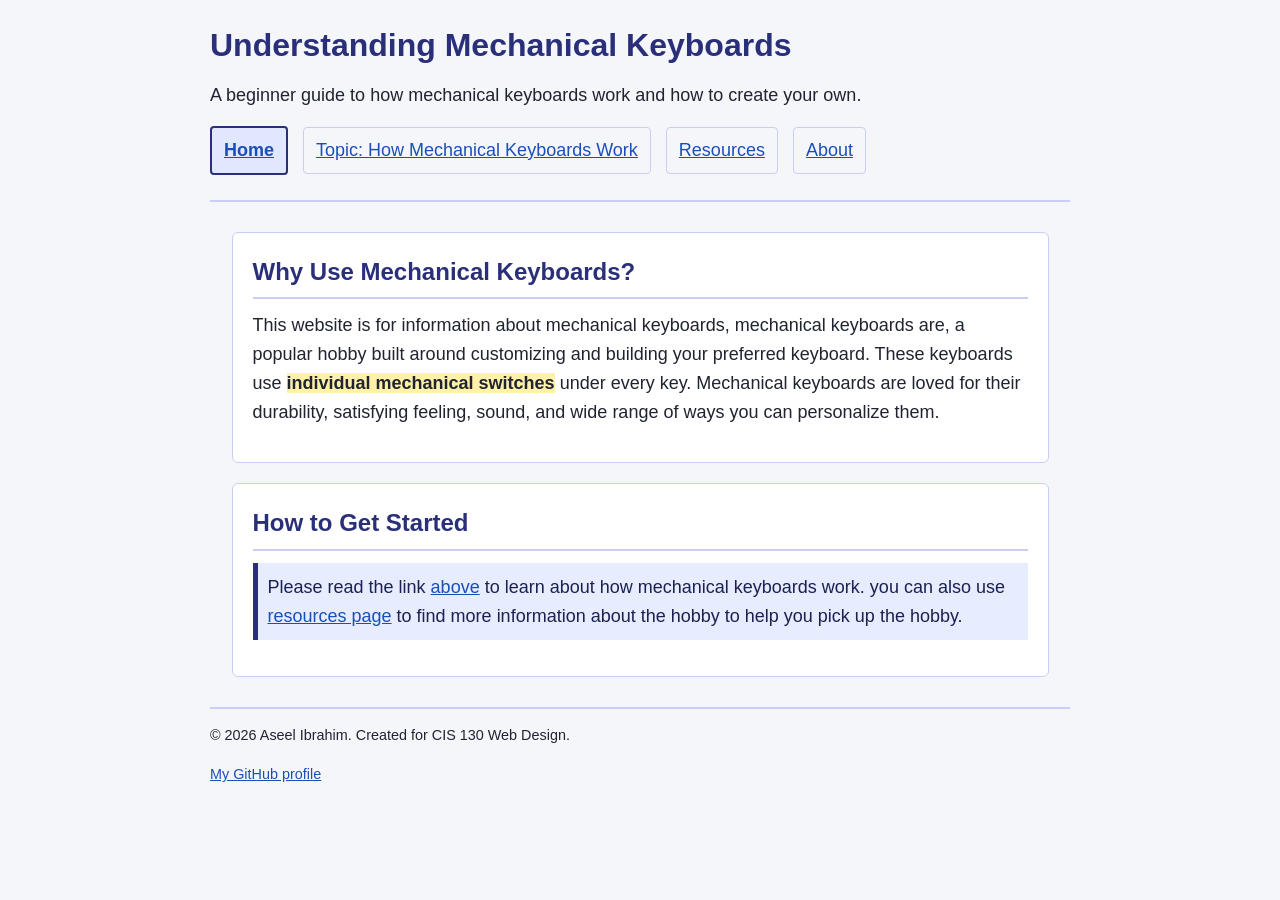
<file: index.html>
<!DOCTYPE html>
<html lang="en">
<head>
    <meta charset="UTF-8">
    <meta name="viewport" content="width=device-width, initial-scale=1.0">
    <title>Mechanical Keyboards | Home</title>
    <link rel="stylesheet" href="css/styles.css">
</head>
<body>

    <header>
        <h1>Understanding Mechanical Keyboards</h1>
        <p>A beginner guide to how mechanical keyboards work and how to create your own.</p>
        <nav aria-label="Main navigation">
            <ul>
                <li><a href="index.html" aria-current="page">Home</a></li>
                <li><a href="topic.html">Topic: How Mechanical Keyboards Work</a></li>
                <li><a href="resources.html">Resources</a></li>
                <li><a href="about.html">About</a></li>
            </ul>
        </nav>
    </header>

    <main id="main-content">
        <section class="card">
            <h2>Why Use Mechanical Keyboards?</h2>
            <p>This website is for information about mechanical keyboards, mechanical keyboards are, a popular hobby built around customizing and building your preferred keyboard. These keyboards use <span class="highlight">individual mechanical switches</span> under every key. Mechanical keyboards are loved for their durability, satisfying feeling, sound, and wide range of ways you can personalize them.</p>
        </section>

        <section class="card">
            <h2>How to Get Started</h2>
            <p class="note">Please read the link <a href="topic.html">above</a> to learn about how mechanical keyboards work. you can also use <a href="resources.html">resources page</a> to find more information about the hobby to help you pick up the hobby.</p>
        </section>
    </main>

    <footer>
        <p>&copy; 2026 Aseel Ibrahim. Created for CIS 130 Web Design.</p>
        <p><a href="https://github.com/aseelibrahim100-glitch">My GitHub profile</a></p>
    </footer>
</body>
</html>
</file>
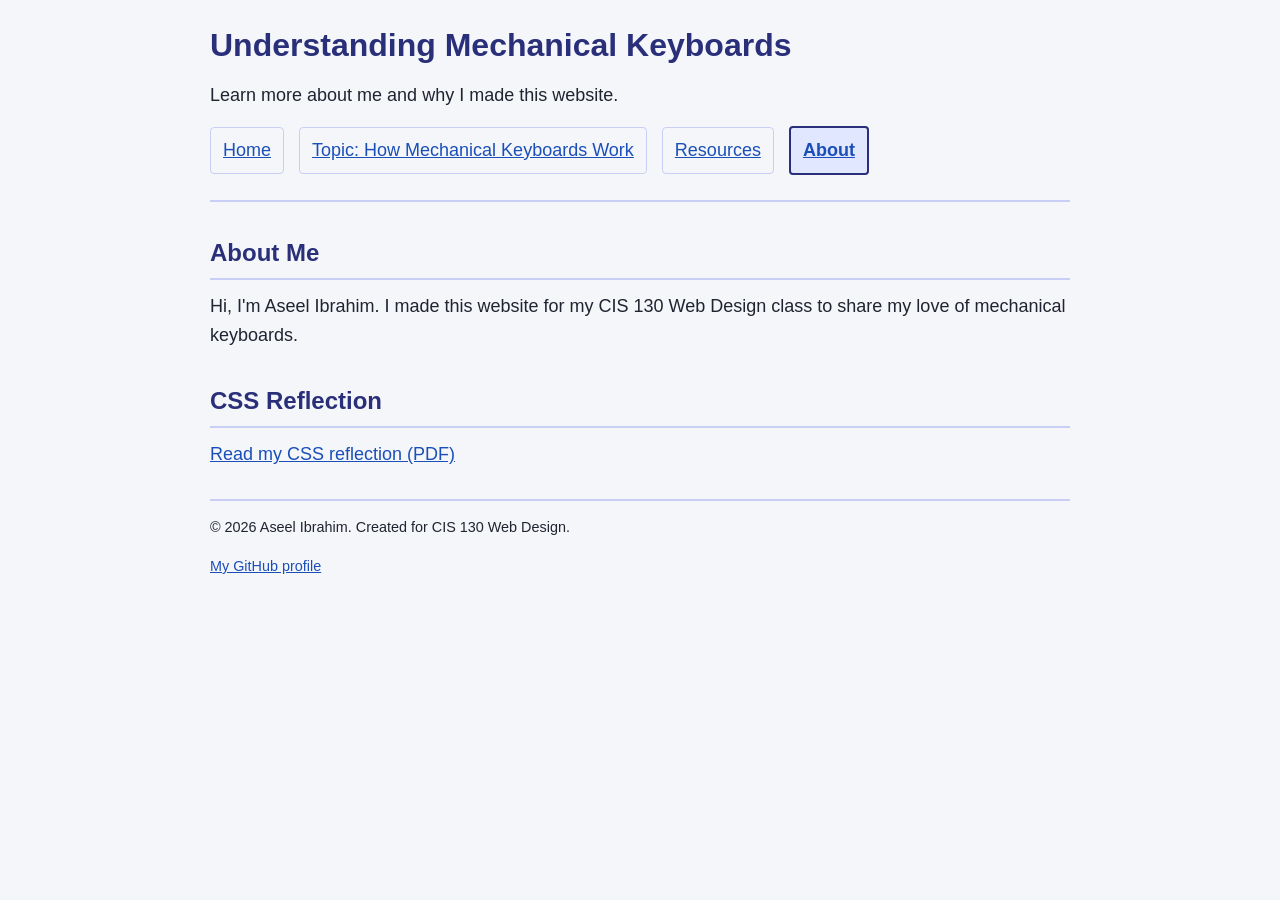
<file: about.html>
<!DOCTYPE html>
<html lang="en">
<head>
    <meta charset="UTF-8">
    <meta name="viewport" content="width=device-width, initial-scale=1.0">
    <title>Mechanical Keyboards | About</title>
    <link rel="stylesheet" href="css/styles.css">
</head>
<body>
    <header>
        <h1>Understanding Mechanical Keyboards</h1>
        <p>Learn more about me and why I made this website.</p>
        <nav aria-label="Main navigation">
            <ul>
                <li><a href="index.html">Home</a></li>
                <li><a href="topic.html">Topic: How Mechanical Keyboards Work</a></li>
                <li><a href="resources.html">Resources</a></li>
                <li><a href="about.html" aria-current="page">About</a></li>
            </ul>
        </nav>
    </header>
    <main id="main-content">
        <h2>About Me</h2>
        <p>Hi, I'm Aseel Ibrahim. I made this website for my CIS 130 Web Design class to share my love of mechanical keyboards.</p>
        <h2>CSS Reflection</h2>
        <p><a href="reflection.pdf">Read my CSS reflection (PDF)</a></p>
    </main>
    <footer>
        <p>&copy; 2026 Aseel Ibrahim. Created for CIS 130 Web Design.</p>
        <p><a href="https://github.com/aseelibrahim100-glitch">My GitHub profile</a></p>
    </footer>
</body>
</html>
</file>
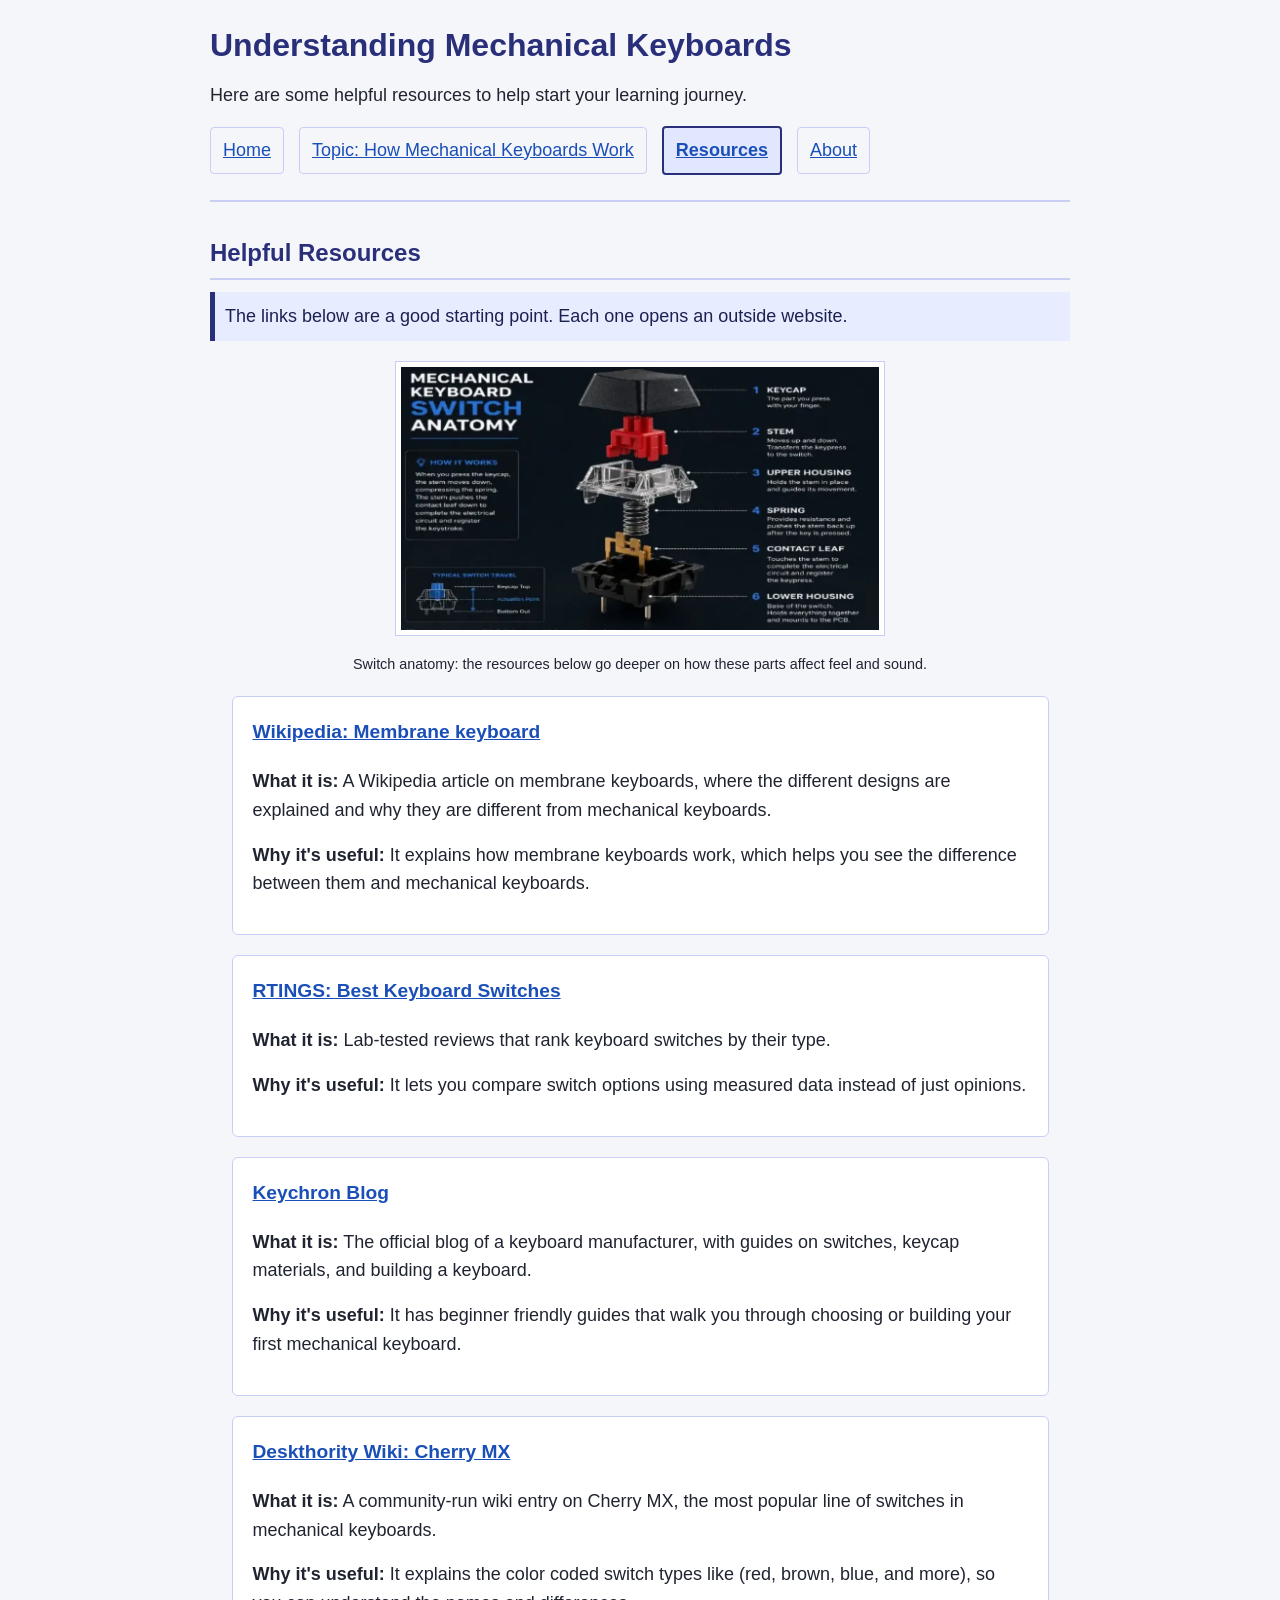
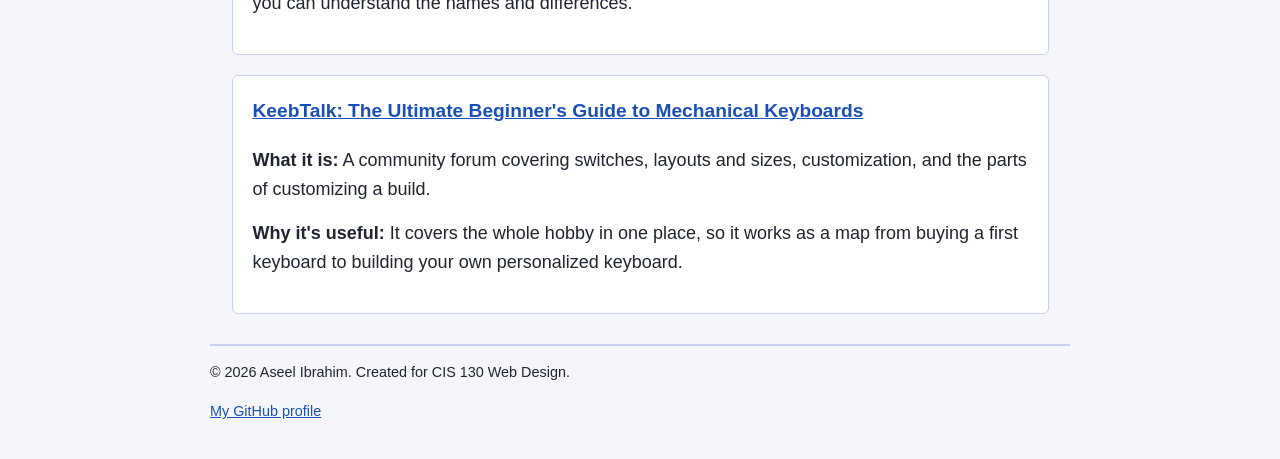
<file: resources.html>
<!DOCTYPE html>
<html lang="en">
<head>
    <meta charset="UTF-8">
    <meta name="viewport" content="width=device-width, initial-scale=1.0">
    <title>Mechanical Keyboards | Resources</title>
    <link rel="stylesheet" href="css/styles.css">
</head>
<body>
    <header>
        <h1>Understanding Mechanical Keyboards</h1>
        <p>Here are some helpful resources to help start your learning journey.</p>
        <nav aria-label="Main navigation">
            <ul>
                <li><a href="index.html">Home</a></li>
                <li><a href="topic.html">Topic: How Mechanical Keyboards Work</a></li>
                <li><a href="resources.html" aria-current="page">Resources</a></li>
                <li><a href="about.html">About</a></li>
            </ul>
        </nav>
    </header>
    <main id="main-content">
        <h2>Helpful Resources</h2>
        <p class="note">The links below are a good starting point. Each one opens an outside website.</p>

            <figure>
               <img src="images/switch_diagram.png" alt="Exploded diagram labeling the keycap, stem, upper housing, spring, contact leaf, and lower housing" width="490" height="270">
               <figcaption>Switch anatomy: the resources below go deeper on how these parts affect feel and sound.</figcaption>
        </figure>

        <ul class="resource-list">
            <li class="card">
                <h3><a href="https://en.wikipedia.org/wiki/Membrane_keyboard">Wikipedia: Membrane keyboard</a></h3>
                <p><strong>What it is:</strong> A Wikipedia article on membrane keyboards, where the different designs are explained and why they are different from mechanical keyboards.</p>
                <p><strong>Why it's useful:</strong> It explains how membrane keyboards work, which helps you see the difference between them and mechanical keyboards.</p>
            </li>
            <li class="card">
                <h3><a href="https://www.rtings.com/keyboard-switch/reviews/best">RTINGS: Best Keyboard Switches</a></h3>
                <p><strong>What it is:</strong> Lab-tested reviews that rank keyboard switches by their type.</p>
                <p><strong>Why it's useful:</strong> It lets you compare switch options using measured data instead of just opinions.</p>
            </li>
            <li class="card">
                <h3><a href="https://www.keychron.com/blogs/news">Keychron Blog</a></h3>
                <p><strong>What it is:</strong> The official blog of a keyboard manufacturer, with guides on switches, keycap materials, and building a keyboard.</p>
                <p><strong>Why it's useful:</strong> It has beginner friendly guides that walk you through choosing or building your first mechanical keyboard.</p>
            </li>
            <li class="card">
                <h3><a href="https://www.deskthority.net/wiki/Cherry_MX">Deskthority Wiki: Cherry MX</a></h3>
                <p><strong>What it is:</strong> A community-run wiki entry on Cherry MX, the most popular line of switches in mechanical keyboards.</p>
                <p><strong>Why it's useful:</strong> It explains the color coded switch types like (red, brown, blue, and more), so you can understand the names and differences.</p>
            </li>
            <li class="card">
                <h3><a href="https://www.keebtalk.com/t/the-ultimate-beginner-s-guide-to-mechanical-keyboards/22854">KeebTalk: The Ultimate Beginner's Guide to Mechanical Keyboards</a></h3>
                <p><strong>What it is:</strong> A community forum covering switches, layouts and sizes, customization, and the parts of customizing a build.</p>
                <p><strong>Why it's useful:</strong> It covers the whole hobby in one place, so it works as a map from buying a first keyboard to building your own personalized keyboard.</p>
            </li>
        </ul>
    </main>

    <footer>
        <p>&copy; 2026 Aseel Ibrahim. Created for CIS 130 Web Design.</p>
        <p><a href="https://github.com/aseelibrahim100-glitch">My GitHub profile</a></p>
    </footer>
</body>
</html>
</file>
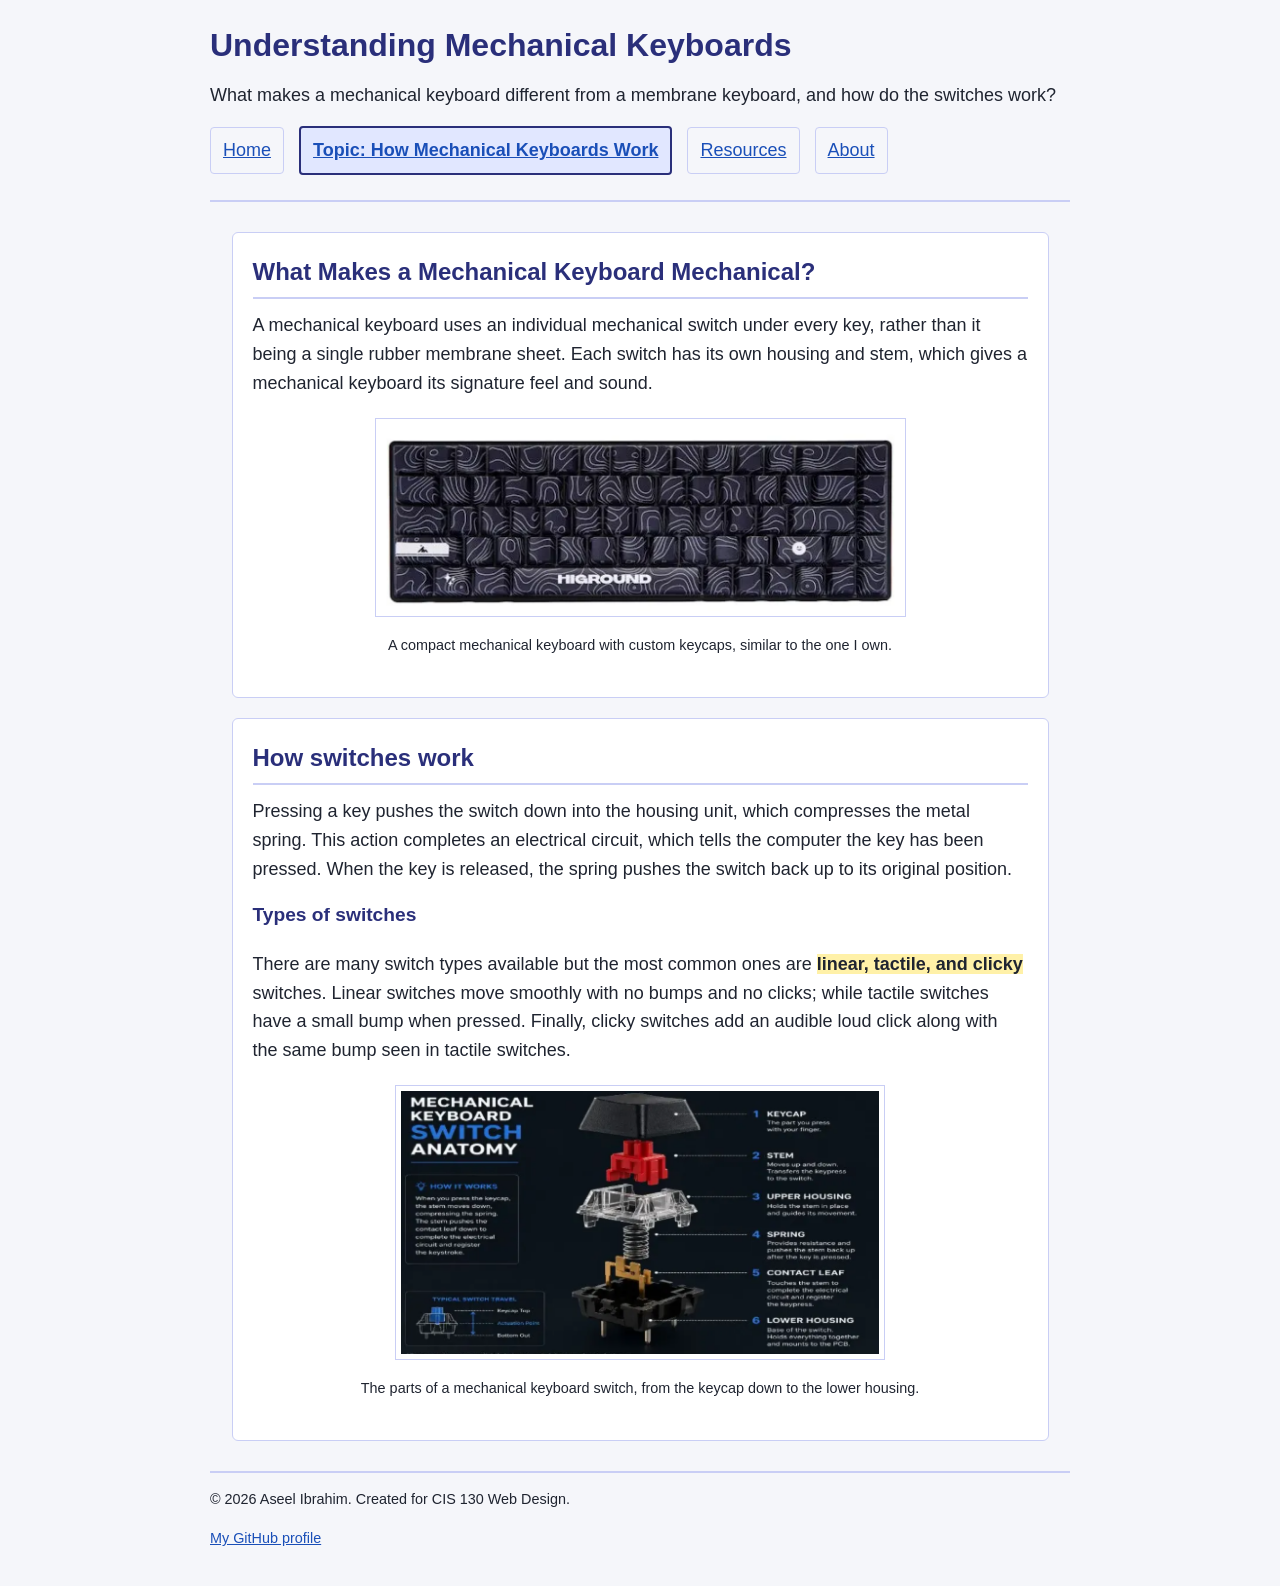
<file: topic.html>
<!DOCTYPE html>
<html lang="en">
<head>
    <meta charset="UTF-8">
    <meta name="viewport" content="width=device-width, initial-scale=1.0">
    <title>Mechanical Keyboards | Topic</title>
    <link rel="stylesheet" href="css/styles.css">
</head>
<body>
    <header>
        <h1>Understanding Mechanical Keyboards</h1>
        <p>What makes a mechanical keyboard different from a membrane keyboard, and how do the switches work?</p>
        <nav aria-label="Main navigation">
            <ul>
                <li><a href="index.html">Home</a></li>
                <li><a href="topic.html" aria-current="page">Topic: How Mechanical Keyboards Work</a></li>
                <li><a href="resources.html">Resources</a></li>
                <li><a href="about.html">About</a></li>
            </ul>
        </nav>
    </header>
    <main id="main-content">
        <section class="card">
            <h2>What Makes a Mechanical Keyboard Mechanical?</h2>
            <p>A mechanical keyboard uses an individual mechanical switch under every key, rather than it being a single rubber membrane sheet. Each switch has its own housing and stem, which gives a mechanical keyboard its signature feel and sound.</p>
            <figure>
                <img src="images/mechanical-keyboard.png" alt="Compact black mechanical keyboard with white line patterns on the keycaps made by Higround" width="531" height="192">
                <figcaption>A compact mechanical keyboard with custom keycaps, similar to the one I own.</figcaption>
            </figure>
        </section>
        <section class="card">
            <h2>How switches work</h2>
            <p>Pressing a key pushes the switch down into the housing unit, which compresses the metal spring. This action completes an electrical circuit, which tells the computer the key has been pressed. When the key is released, the spring pushes the switch back up to its original position.</p>
            
            <h3>Types of switches</h3>
            <p>There are many switch types available but the most common ones are <span class="highlight">linear, tactile, and clicky</span> switches. Linear switches move smoothly with no bumps and no clicks; while tactile switches have a small bump when pressed. Finally, clicky switches add an audible loud click along with the same bump seen in tactile switches.</p>
            <figure>
                <img src="images/switch_diagram.png" alt="Exploded diagram labeling the parts of a mechanical keyboard switch: keycap, stem, upper housing, spring, contact leaf, and lower housing" width="490" height="270">
                <figcaption>The parts of a mechanical keyboard switch, from the keycap down to the lower housing.</figcaption>
            </figure>
        </section>
    </main>
    <footer>
        <p>&copy; 2026 Aseel Ibrahim. Created for CIS 130 Web Design.</p>
        <p><a href="https://github.com/aseelibrahim100-glitch">My GitHub profile</a></p>
    </footer>
</body>
</html>
</file>
<file: css/styles.css>
* {
    box-sizing: border-box;
}

body {
    background-color: #f5f6fa;
    color: #1f2430;
    font-family: Arial, sans-serif;
    font-size: 18px;
    line-height: 1.6;
    max-width: 900px;
    margin: 0 auto;
    padding: 20px;
}

h1 {
    color: #2a2f7a;
    font-size: 2rem;
    margin: 0 0 10px 0;
}

h2 {
    color: #2a2f7a;
    font-size: 1.5rem;
    border-bottom: 2px solid #c9cef5;
    padding-bottom: 6px;
    margin: 32px 0 12px 0;
}

h3 {
    color: #2a2f7a;
    font-size: 1.2rem;
}

p {
    color: #1f2430;
    margin: 0 0 16px 0;
}

img {
    max-width: 100%;
    height: auto;
}

header {
    border-bottom: 2px solid #c9cef5;
    padding-bottom: 15px;
}

footer {
    border-top: 2px solid #c9cef5;
    margin-top: 30px;
    padding-top: 15px;
    font-size: 0.9rem;
}

a {
    color: #1a4fb8;
    text-decoration: underline;
}

a:hover {
    color: #0b2f7a;
    background-color: #e1e7ff;
    text-decoration: none;
}

nav ul {
    list-style: none;
    padding: 0;
    margin: 15px 0 0 0;
}

nav li {
    display: inline-block;
    margin: 0 10px 10px 0;
}

nav a {
    display: inline-block;
    padding: 8px 12px;
    border: 1px solid #c9cef5;
    border-radius: 4px;
}

nav a[aria-current="page"] {
    font-weight: bold;
    border: 2px solid #2a2f7a;
    background-color: #e1e7ff;
}

figure {
    margin: 20px 0;
    text-align: center;
}

figure img {
    border: 1px solid #c9cef5;
    padding: 5px;
    background-color: #ffffff;
}

figcaption {
    font-size: 0.9rem;
    margin-top: 8px;
}

#main-content {
    margin-top: 30px;
}

.highlight {
    background-color: #fff1a8;
    font-weight: bold;
}
   /* Cascade: p sets the text color, but .note is a class, which is more specific than an element selector, so .note's color wins on <p class="note"> */
.note {
    color: #1b2150;
    background-color: #e8ecff;
    border-left: 5px solid #2a2f7a;
    padding: 10px;
}

.card {
    width: 95%;
    background-color: #ffffff;
    border: 1px solid #c9cef5;
    border-radius: 6px;
    padding: 20px;
    margin: 20px auto;
}

.card h3 {
    margin-top: 0;
}

.resource-list {
    list-style: none;
    padding: 0;
}

.card h2 {
       margin-top: 0;
   }
</file>
